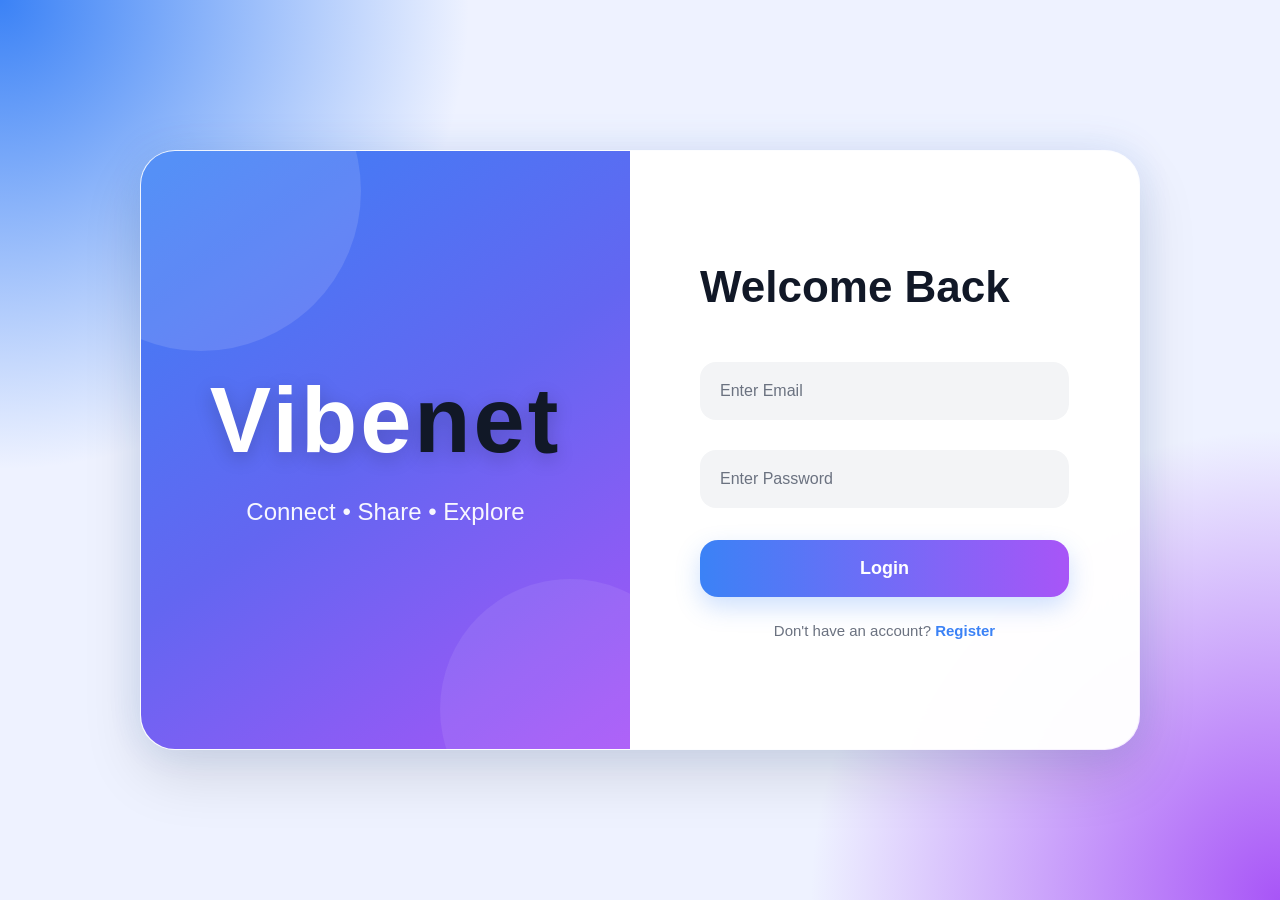
<file: frontend/index.html>
<!DOCTYPE html>
<html lang="en">

<head>

    <meta charset="UTF-8">

    <meta name="viewport" content="width=device-width, initial-scale=1.0">

    <title>Vibenet Login</title>

    <link rel="stylesheet" href="style.css">

</head>

<body class="auth-body">

    <div class="auth-container">

        <div class="auth-left">

            <h1 class="big-logo">
                Vibe<span>net</span>
            </h1>

            <p class="tagline">
                Connect • Share • Explore
            </p>

        </div>

        <div class="auth-box">

            <h2>
                Welcome Back
            </h2>

            <input
                type="email"
                id="email"
                placeholder="Enter Email"
            >

            <input
                type="password"
                id="password"
                placeholder="Enter Password"
            >

            <button onclick="login()">
                Login
            </button>

            <p>
                Don't have an account?
                <a href="register.html">
                    Register
                </a>
            </p>

        </div>

    </div>

    <script src="app.js"></script>

</body>

</html>
</file>
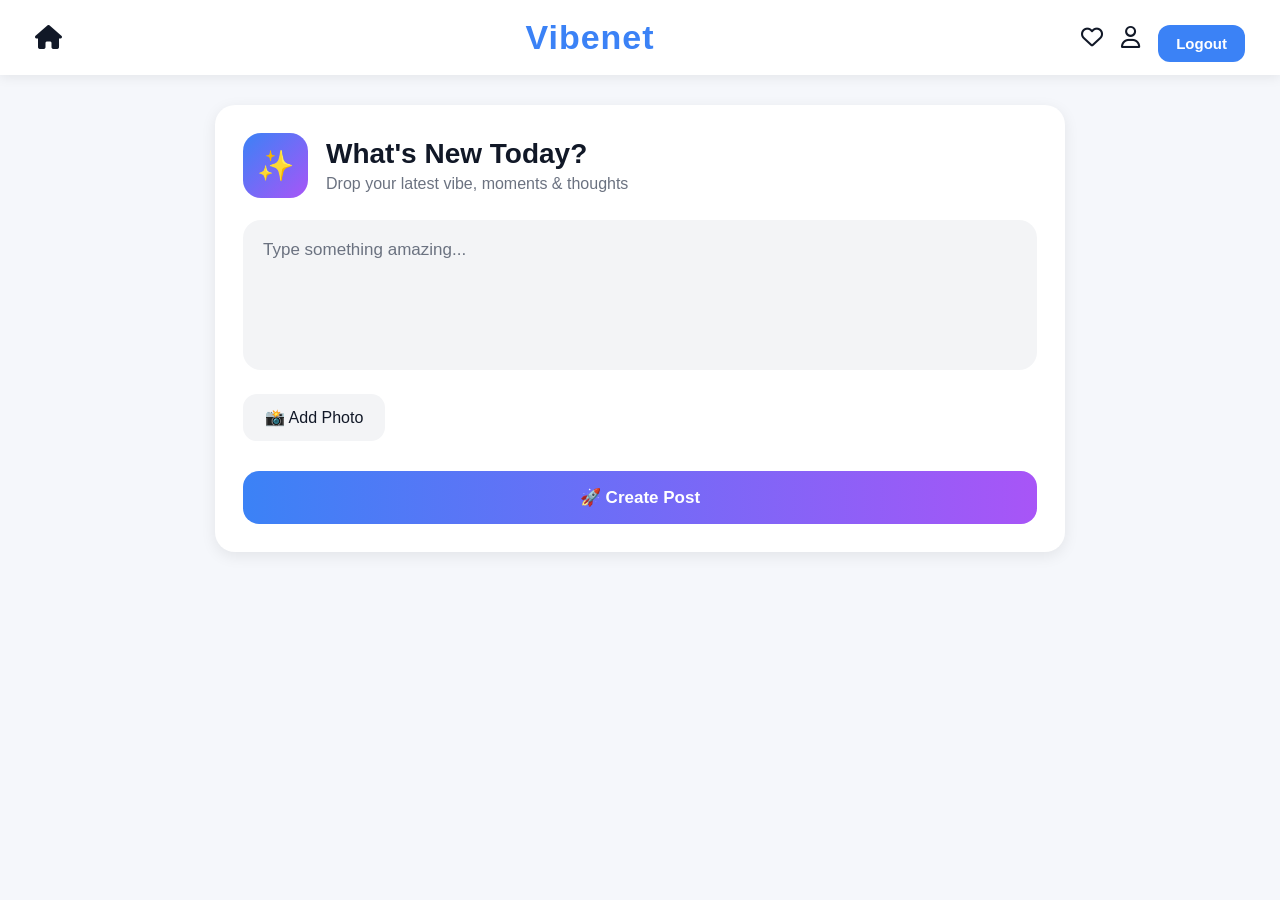
<file: frontend/home.html>
<!DOCTYPE html>
<html lang="en">

<head>
<link
rel="stylesheet"
href="https://cdnjs.cloudflare.com/ajax/libs/font-awesome/6.5.1/css/all.min.css"
/>
    <meta charset="UTF-8">

    <meta name="viewport" content="width=device-width, initial-scale=1.0">

    <title>Vibenet Home</title>

    <link rel="stylesheet" href="style.css">

</head>

<body>

    <!-- ================= NAVBAR ================= -->

   <!-- ================= NAVBAR ================= -->

<div class="navbar">

    <!-- LEFT -->

    <div class="nav-left">

        <a href="home.html" class="home-icon">

            <i class="fa-solid fa-house"></i>

        </a>

    </div>


    <!-- CENTER LOGO -->

    <div class="logo">

        Vibenet

    </div>


    <!-- RIGHT -->

    <div class="nav-right">

        <!-- NOTIFICATIONS -->

        <div
            class="icon-btn"
            onclick="toggleNotifications()"
        >

            <i class="fa-regular fa-heart"></i>

            <div
                class="notification-box"
                id="notificationBox"
            >

                <div id="notifications"></div>

            </div>

        </div>


        <!-- PROFILE -->

        <div
            class="icon-btn"
            onclick="openMyProfile()"
        >

            <i class="fa-regular fa-user"></i>

        </div>


        <!-- LOGOUT -->

        <button
            onclick="logout()"
            class="logout-btn"
        >

            Logout

        </button>

    </div>

</div>


    <!-- ================= MAIN CONTAINER ================= -->

    <div class="container">


        <!-- ================= CREATE POST ================= -->

       <!-- ================= CREATE POST ================= -->

<div class="card create-post-card">

    <div class="create-top">

        <div class="create-icon">
            ✨
        </div>

        <div class="create-title">

            <h2>
                What's New Today?
            </h2>

            <p>
                Drop your latest vibe, moments & thoughts
            </p>

        </div>

    </div>

    <textarea
        id="postText"
        placeholder="Type something amazing..."
    ></textarea>

    <label for="postImage" class="custom-upload">

        📸 Add Photo

    </label>

    <input
        type="file"
        id="postImage"
        accept="image/*"
        hidden
    >

    <button onclick="createPost()" class="post-btn">

        🚀 Create Post

    </button>

</div>

        <!-- ================= POSTS ================= -->

        <div id="posts"></div>

    </div>


    <script src="app.js"></script>

</body>

</html>
</file>
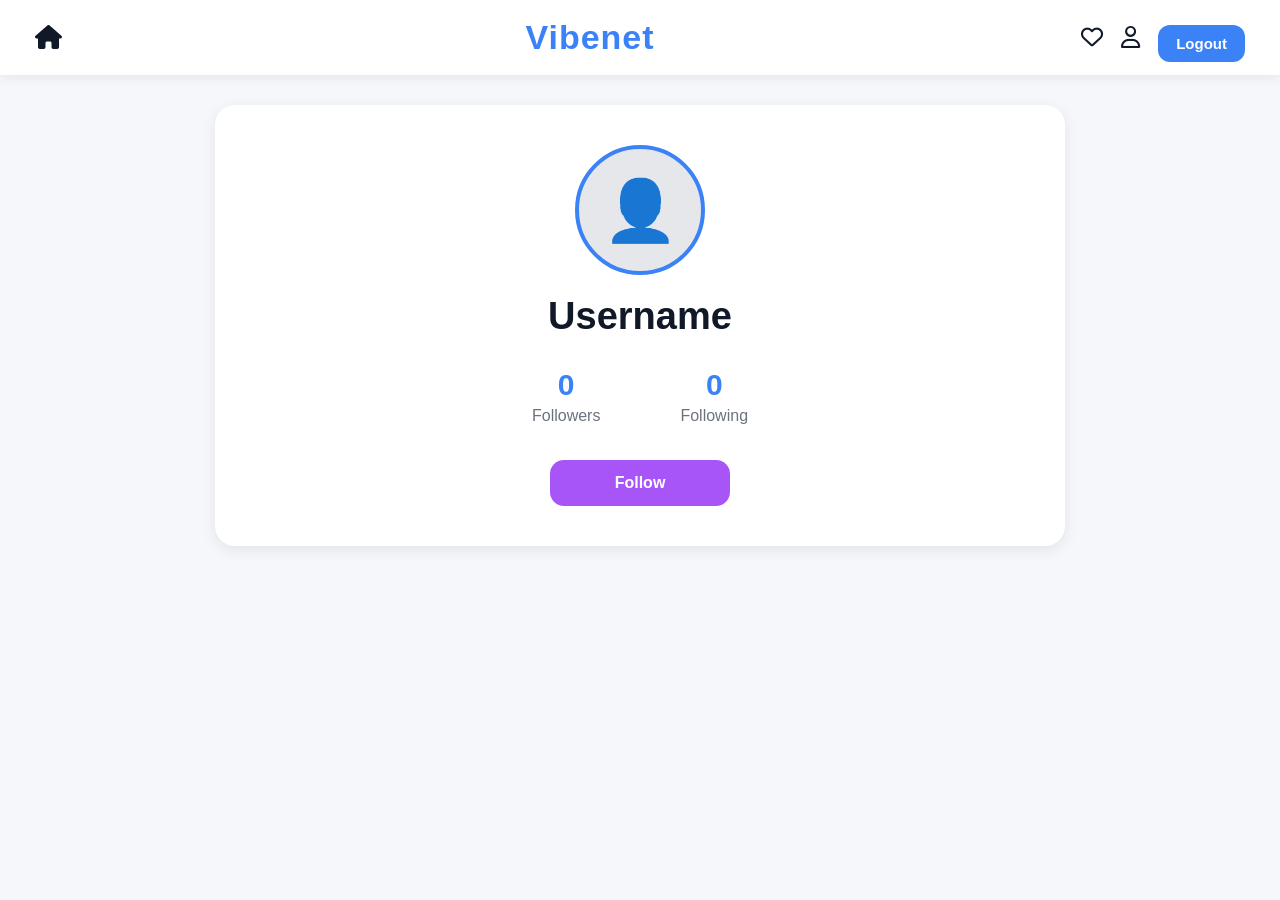
<file: frontend/profile.html>
<!DOCTYPE html>
<html lang="en">

<head>

    <meta charset="UTF-8">

    <meta name="viewport"
    content="width=device-width, initial-scale=1.0">

    <title>Vibenet Profile</title>

    <link rel="stylesheet" href="style.css">

    <!-- FONT AWESOME -->

    <link
    rel="stylesheet"
    href="https://cdnjs.cloudflare.com/ajax/libs/font-awesome/6.5.1/css/all.min.css"
    />

</head>

<body>

    <!-- ================= NAVBAR ================= -->

   <!-- ================= NAVBAR ================= -->

<div class="navbar">

    <!-- LEFT -->

    <div class="nav-left">

        <a href="home.html" class="home-icon">

            <i class="fa-solid fa-house"></i>

        </a>

    </div>


    <!-- CENTER LOGO -->

    <div class="logo">

        Vibenet

    </div>


    <!-- RIGHT -->

    <div class="nav-right">

        <!-- NOTIFICATIONS -->

        <div
            class="icon-btn"
            onclick="toggleNotifications()"
        >

            <i class="fa-regular fa-heart"></i>

            <div
                class="notification-box"
                id="notificationBox"
            >

                <div id="notifications"></div>

            </div>

        </div>


        <!-- PROFILE -->

        <div
            class="icon-btn"
            onclick="openMyProfile()"
        >

            <i class="fa-regular fa-user"></i>

        </div>


        <!-- LOGOUT -->

        <button
            onclick="logout()"
            class="logout-btn"
        >

            Logout

        </button>

    </div>

</div>

    <!-- ================= PROFILE ================= -->

    <div class="container">

        <div class="card profile-header">

            <!-- PROFILE PIC -->

            <div class="default-profile-pic">

                👤

            </div>


            <!-- USERNAME -->

            <h2 id="profileName">

                Username

            </h2>


            <!-- FOLLOW SECTION -->

            <div class="follow-section">

                <!-- FOLLOWERS -->

                <div onclick="showFollowers()">

                    <h3 id="followers">0</h3>

                    <p>Followers</p>

                </div>


                <!-- FOLLOWING -->

                <div onclick="showFollowing()">

                    <h3 id="following">0</h3>

                    <p>Following</p>

                </div>

            </div>


            <!-- FOLLOW BUTTON -->

            <button
                id="followBtn"
                class="profile-follow-btn"
                onclick="followUser()"
            >

                Follow

            </button>

        </div>

    </div>


    <!-- ================= FOLLOW MODAL ================= -->

    <div
        class="follow-modal"
        id="followModal"
    >

        <div class="follow-content">

            <div class="follow-header">

                <h2 id="followTitle">

                    Followers

                </h2>

                <span onclick="closeFollowModal()">

                    ✖

                </span>

            </div>

            <div id="followList"></div>

        </div>

    </div>


    <script src="app.js"></script>

</body>

</html>
</file>
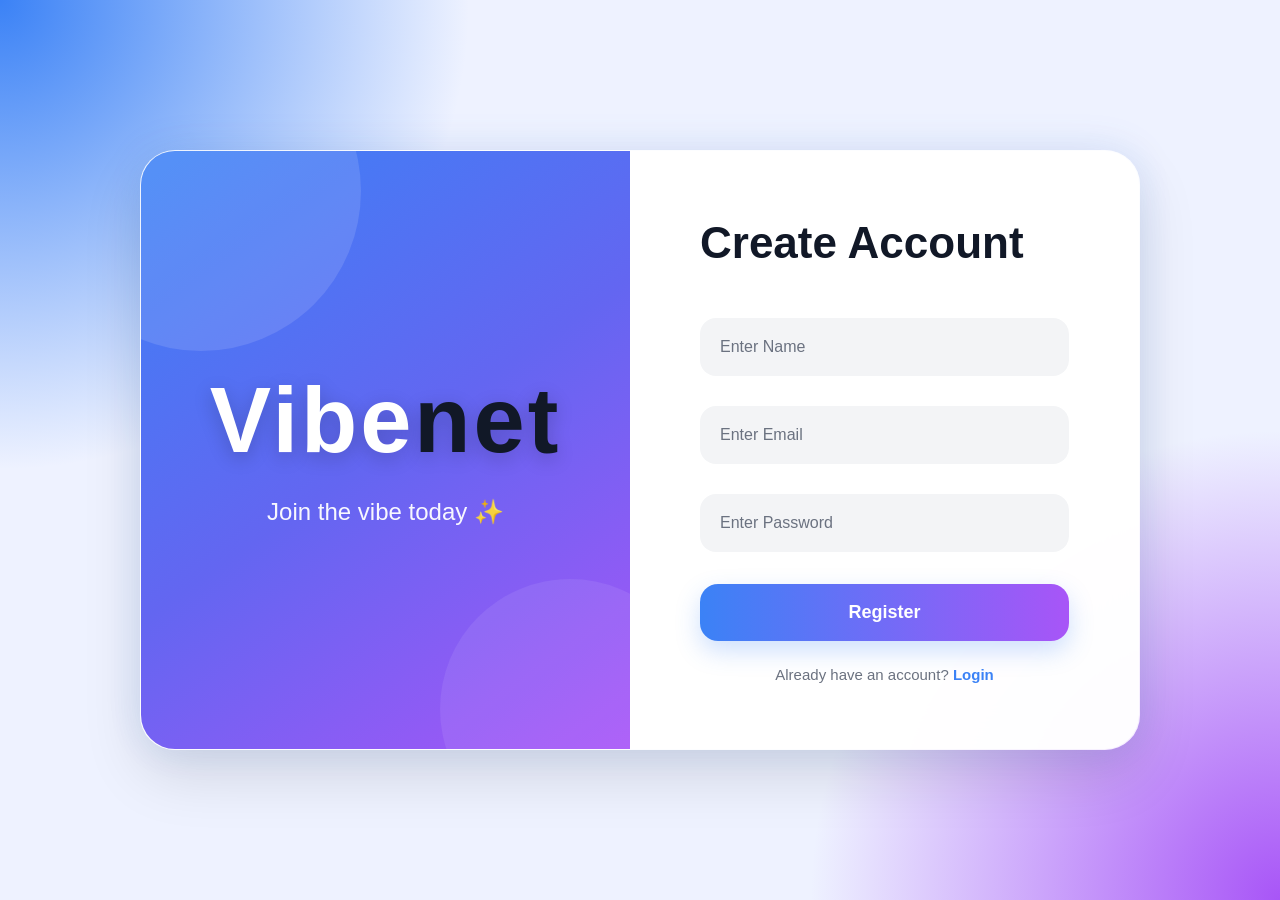
<file: frontend/register.html>
<!DOCTYPE html>
<html lang="en">

<head>

    <meta charset="UTF-8">

    <meta name="viewport" content="width=device-width, initial-scale=1.0">

    <title>Vibenet Register</title>

    <link rel="stylesheet" href="style.css">

</head>

<body class="auth-body">

    <div class="auth-container">

        <div class="auth-left">

            <h1 class="big-logo">
                Vibe<span>net</span>
            </h1>

            <p class="tagline">
                Join the vibe today ✨
            </p>

        </div>

        <div class="auth-box">

            <h2>
                Create Account
            </h2>

            <input
                type="text"
                id="name"
                placeholder="Enter Name"
            >

            <input
                type="email"
                id="email"
                placeholder="Enter Email"
            >

            <input
                type="password"
                id="password"
                placeholder="Enter Password"
            >

            <button onclick="register()">
                Register
            </button>

            <p>
                Already have an account?
                <a href="index.html">
                    Login
                </a>
            </p>

        </div>

    </div>

    <script src="app.js"></script>

</body>

</html>
</file>
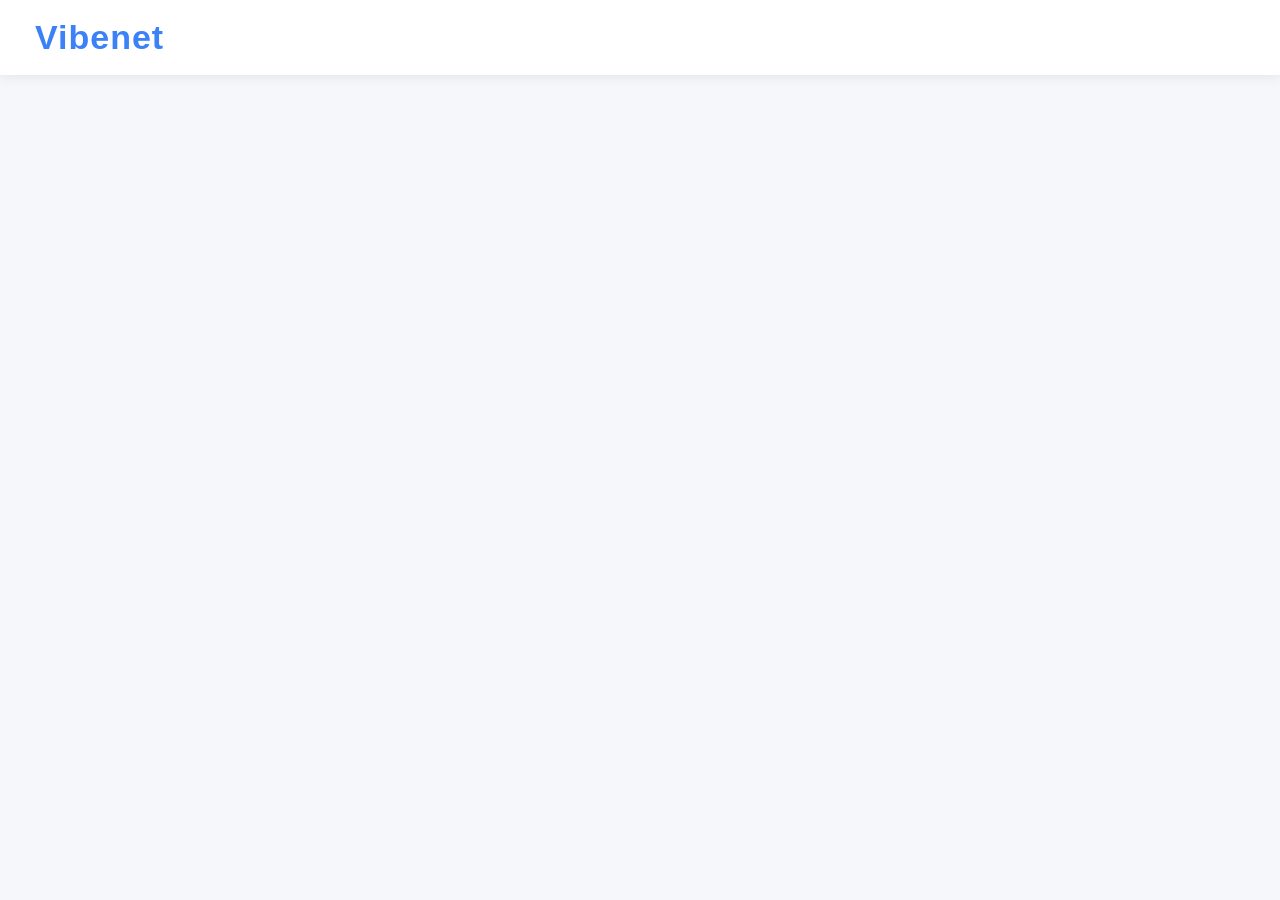
<file: frontend/users.html>
<!DOCTYPE html>
<html>
<head>

    <title>Users</title>

    <link rel="stylesheet" href="style.css">

</head>

<body>

<div class="navbar">

    <div class="logo">Vibenet</div>

</div>

<div class="container">

    <div id="usersContainer"></div>

</div>

<script src="app.js"></script>

</body>
</html>
</file>
<file: frontend/style.css>
/* ================= GLOBAL ================= */

*{
    margin:0;
    padding:0;
    box-sizing:border-box;
    font-family:Arial, Helvetica, sans-serif;
}


/* ================= BODY ================= */

body{
    background:#f5f7fb;
    color:#111827;
}


/* ================= NAVBAR ================= */

.navbar{
    width:100%;
    height:75px;
    background:white;
    display:flex;
    align-items:center;
    justify-content:space-between;
    padding:0 35px;
    position:sticky;
    top:0;
    z-index:1000;
    box-shadow:0 2px 12px rgba(0,0,0,0.08);
}


/* LEFT */

.nav-left{
    width:120px;
}


/* CENTER LOGO */

.logo{
    font-size:34px;
    font-weight:800;
    color:#3B82F6;
    letter-spacing:1px;
}


/* RIGHT */

.nav-right{
    width:220px;
    display:flex;
    align-items:center;
    justify-content:flex-end;
    gap:18px;
}


/* ICONS */

.icon-btn{
    font-size:22px;
    cursor:pointer;
    color:#111827;
    transition:0.2s;
    position:relative;
}

.icon-btn:hover{
    transform:scale(1.08);
}


/* HOME ICON */

.home-icon{
    font-size:24px;
    color:#111827;
    text-decoration:none;
}


/* LOGOUT */

.logout-btn{
    background:#3B82F6;
    color:white;
    border:none;
    padding:10px 18px;
    border-radius:12px;
    cursor:pointer;
    font-weight:600;
}

.logout-btn:hover{
    opacity:0.9;
}


/* ================= CONTAINER ================= */

.container{
    width:90%;
    max-width:850px;
    margin:30px auto;
}


/* ================= CARDS ================= */

.card{
    background:white;
    border-radius:20px;
    padding:20px;
    margin-bottom:25px;
    box-shadow:0 4px 15px rgba(0,0,0,0.08);
}


/* ================= POST HEADER ================= */

.post-header{
    display:flex;
    align-items:center;
    gap:12px;
    margin-bottom:15px;
}


/* ================= PROFILE PICS ================= */

.default-small-pic{
    width:45px;
    height:45px;
    border-radius:50%;
    background:#e5e7eb;
    display:flex;
    align-items:center;
    justify-content:center;
    font-size:22px;
    color:#6b7280;
}

.default-profile-pic{
    width:130px;
    height:130px;
    border-radius:50%;
    background:#e5e7eb;
    display:flex;
    align-items:center;
    justify-content:center;
    font-size:60px;
    margin:0 auto;
    color:#6b7280;
    border:4px solid #3B82F6;
}


/* ================= USERNAME ================= */

.username{
    font-size:18px;
    font-weight:700;
    color:#111827;
}


/* ================= POSTS ================= */

.post-text{
    font-size:17px;
    color:#374151;
    margin-bottom:15px;
    line-height:1.5;
}

.post-img{
    width:100%;
    border-radius:15px;
    margin-top:10px;
    margin-bottom:15px;
}


/* ================= POST ACTIONS ================= */

.post-actions{
    display:flex;
    gap:25px;
    margin-top:10px;
    margin-bottom:15px;
}

.post-actions span{
    cursor:pointer;
    font-size:17px;
    transition:0.3s;
}

.post-actions span:hover{
    color:#3B82F6;
}


/* ================= INPUTS ================= */

input{
    width:100%;
    padding:15px;
    margin-top:10px;
    border:none;
    border-radius:12px;
    background:#f3f4f6;
    color:#111827;
    font-size:15px;
    outline:none;
}

input::placeholder{
    color:#6b7280;
}


/* ================= BUTTONS ================= */

button{
    padding:12px 20px;
    border:none;
    border-radius:12px;
    background:#3B82F6;
    color:white;
    font-size:15px;
    font-weight:700;
    cursor:pointer;
    margin-top:12px;
    transition:0.3s;
}

button:hover{
    background:#2563eb;
    transform:translateY(-2px);
}


/* ================= COMMENTS ================= */

.comment-box{
    margin-top:18px;
    padding-top:10px;
}

.single-comment{
    background:#f3f4f6;
    padding:12px;
    border-radius:12px;
    margin-bottom:10px;
}

.single-comment strong{
    color:#3B82F6;
}

.single-comment p{
    margin-top:5px;
    color:#374151;
}


/* ================= PROFILE ================= */

.profile-header{
    text-align:center;
    padding:40px;
    background:white;
}

.profile-header h2{
    margin-top:20px;
    font-size:38px;
    color:#111827;
}


/* ================= FOLLOW SECTION ================= */

.follow-section{
    display:flex;
    justify-content:center;
    gap:80px;
    margin-top:30px;
}

.follow-section div{
    text-align:center;
    cursor:pointer;
}

.follow-section h3{
    color:#3B82F6;
    font-size:30px;
}

.follow-section p{
    color:#6b7280;
    margin-top:5px;
}


/* ================= FOLLOW BUTTON ================= */

.profile-follow-btn{
    width:180px;
    margin:35px auto 0;
    display:block;
    padding:14px;
    border:none;
    border-radius:14px;
    background:#A855F7;
    color:white;
    font-size:16px;
    font-weight:700;
    cursor:pointer;
    transition:0.3s;
}

.profile-follow-btn:hover{
    background:#9333ea;
}


/* ================= NOTIFICATIONS ================= */

.notification-box{
    position:absolute;
    right:0;
    top:60px;
    width:320px;
    background:white;
    border-radius:18px;
    padding:10px;
    display:none;
    box-shadow:0 10px 25px rgba(0,0,0,0.12);
}

.notification-item{
    padding:14px;
    border-bottom:1px solid #e5e7eb;
    color:#111827;
}


/* ================= AUTH PAGE ================= */

.auth-body{
    height:100vh;
    display:flex;
    justify-content:center;
    align-items:center;
    background:
    radial-gradient(circle at top left,#3B82F6 0%,transparent 30%),
    radial-gradient(circle at bottom right,#A855F7 0%,transparent 30%),
    #eef2ff;
    overflow:hidden;
}


/* MAIN CONTAINER */

.auth-container{
    width:1000px;
    height:600px;
    display:flex;
    border-radius:35px;
    overflow:hidden;
    background:rgba(255,255,255,0.7);
    backdrop-filter:blur(18px);
    box-shadow:
    0 25px 60px rgba(0,0,0,0.12),
    0 0 40px rgba(59,130,246,0.12);
    border:1px solid rgba(255,255,255,0.4);
}


/* ================= LEFT SIDE ================= */

.auth-left{
    flex:1;
    background:linear-gradient(
        145deg,
        #3B82F6,
        #6366F1,
        #A855F7
    );
    display:flex;
    flex-direction:column;
    justify-content:center;
    align-items:center;
    padding:60px;
    position:relative;
    overflow:hidden;
}


/* GLOW CIRCLES */

.auth-left::before{
    content:"";
    position:absolute;
    width:320px;
    height:320px;
    background:rgba(255,255,255,0.12);
    border-radius:50%;
    top:-120px;
    left:-100px;
}

.auth-left::after{
    content:"";
    position:absolute;
    width:260px;
    height:260px;
    background:rgba(255,255,255,0.08);
    border-radius:50%;
    bottom:-90px;
    right:-70px;
}


/* LOGO */

.big-logo{
    font-size:92px;
    font-weight:900;
    color:white;
    letter-spacing:3px;
    z-index:2;
    text-shadow:0 5px 20px rgba(0,0,0,0.2);
}

.big-logo span{
    color:#111827;
}


/* TAGLINE */

.tagline{
    margin-top:20px;
    font-size:24px;
    color:white;
    text-align:center;
    z-index:2;
    line-height:1.6;
    max-width:350px;
    opacity:0.95;
}


/* ================= RIGHT SIDE ================= */

.auth-box{
    flex:1;
    background:rgba(255,255,255,0.92);
    display:flex;
    flex-direction:column;
    justify-content:center;
    padding:70px;
}


/* HEADING */

.auth-box h2{
    font-size:44px;
    color:#111827;
    margin-bottom:40px;
    font-weight:800;
}


/* INPUTS */

.auth-box input{
    width:100%;
    padding:18px;
    margin-bottom:20px;
    border:none;
    border-radius:16px;
    background:#f3f4f6;
    color:#111827;
    font-size:16px;
    outline:none;
    transition:0.3s;
    border:2px solid transparent;
}

.auth-box input::placeholder{
    color:#6b7280;
}

.auth-box input:focus{
    border:2px solid #3B82F6;
    background:white;
    box-shadow:0 0 18px rgba(59,130,246,0.15);
}


/* BUTTON */

.auth-box button{
    width:100%;
    padding:18px;
    border:none;
    border-radius:18px;
    background:linear-gradient(
        to right,
        #3B82F6,
        #A855F7
    );
    color:white;
    font-size:18px;
    font-weight:700;
    cursor:pointer;
    transition:0.35s;
    box-shadow:0 10px 25px rgba(59,130,246,0.25);
}

.auth-box button:hover{
    transform:translateY(-3px) scale(1.01);
    box-shadow:0 15px 35px rgba(168,85,247,0.28);
}


/* LINKS */

.auth-box p{
    margin-top:25px;
    text-align:center;
    color:#6b7280;
    font-size:15px;
}

.auth-box a{
    color:#3B82F6;
    text-decoration:none;
    font-weight:700;
}


/* SMALL SCREEN */

@media(max-width:900px){

    .auth-container{
        width:95%;
        height:auto;
        flex-direction:column;
    }

    .auth-left{
        min-height:260px;
    }

    .auth-box{
        padding:40px;
    }

    .big-logo{
        font-size:70px;
    }

    .tagline{
        font-size:20px;
    }
}

/* ================= CREATE POST ================= */

.create-post-card{
    padding:28px;
    background:white;
}


/* TOP AREA */

.create-top{
    display:flex;
    align-items:center;
    gap:18px;
    margin-bottom:22px;
}


/* ICON */

.create-icon{
    width:65px;
    height:65px;
    border-radius:18px;
    background:linear-gradient(
        135deg,
        #3B82F6,
        #A855F7
    );
    display:flex;
    align-items:center;
    justify-content:center;
    font-size:30px;
}


/* TITLE */

.create-title h2{
    font-size:28px;
    color:#111827;
}

.create-title p{
    color:#6b7280;
    margin-top:5px;
}


/* TEXTAREA */

#postText{
    width:100%;
    min-height:150px;
    resize:none;
    padding:20px;
    border:none;
    border-radius:18px;
    background:#f3f4f6;
    color:#111827;
    font-size:17px;
    outline:none;
    margin-bottom:20px;
}

#postText::placeholder{
    color:#6b7280;
}


/* FILE BUTTON */

.custom-upload{
    display:inline-block;
    padding:14px 22px;
    background:#f3f4f6;
    color:#111827;
    border-radius:14px;
    cursor:pointer;
    transition:0.3s;
    margin-bottom:18px;
}

.custom-upload:hover{
    background:#e5e7eb;
}


/* POST BUTTON */

.post-btn{
    width:100%;
    padding:16px;
    border:none;
    border-radius:16px;
    background:linear-gradient(
        to right,
        #3B82F6,
        #A855F7
    );
    color:white;
    font-size:17px;
    font-weight:700;
    cursor:pointer;
}


/* ================= FOLLOW MODAL ================= */

.follow-modal{
    position:fixed;
    top:0;
    left:0;
    width:100%;
    height:100vh;
    background:rgba(0,0,0,0.3);
    display:none;
    justify-content:center;
    align-items:center;
    z-index:2000;
}

.follow-content{
    width:420px;
    max-height:550px;
    overflow-y:auto;
    background:white;
    border-radius:20px;
    padding:20px;
}

.follow-header{
    display:flex;
    justify-content:space-between;
    align-items:center;
    margin-bottom:20px;
}

.follow-header h2{
    color:#111827;
}

.follow-header span{
    font-size:22px;
    cursor:pointer;
}

.follow-user{
    display:flex;
    align-items:center;
    gap:15px;
    padding:14px;
    border-radius:14px;
    background:#f3f4f6;
    margin-bottom:12px;
}

.follow-user-icon{
    width:45px;
    height:45px;
    border-radius:50%;
    background:#e5e7eb;
    display:flex;
    align-items:center;
    justify-content:center;
    font-size:20px;
}

.follow-user-name{
    font-size:17px;
    font-weight:600;
    color:#111827;
}
</file>
